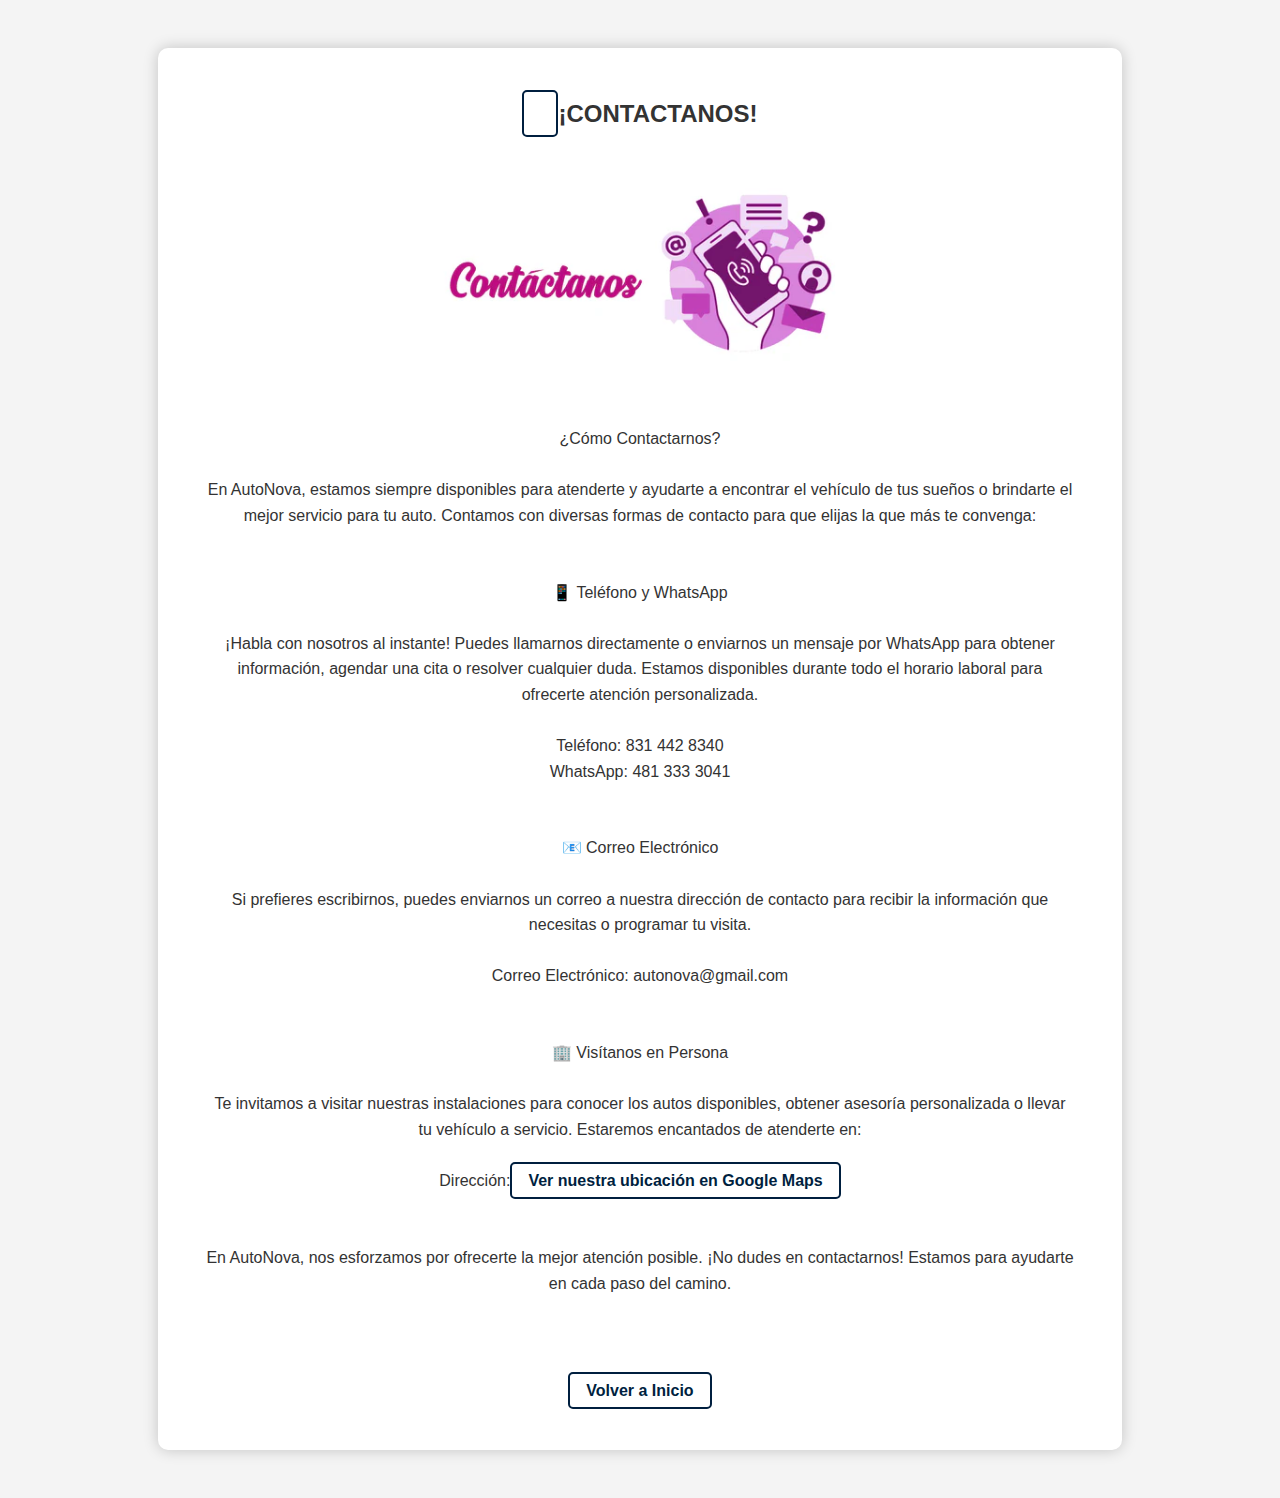
<file: contacto.html>
<!DOCTYPE html>
<html lang="en">
    <head>
    <meta charset="UTF-8">
    <meta http-equiv="X-UA-Compatible" content="IE=edge">
    <meta name="viewport" content="width=device-width, initial-scale=1.0">
    <link rel="icon" href="ImagenCarros/Icon.png">
    <link rel="stylesheet"  type="text/css"  href="estilos3.css">
    <title>Contacto</title>
</head>
<body>
    <div class="Contacto">
            <div class="card">
                <h2><a name="Contacto"></a>¡CONTACTANOS!</h2>
                    <div class="contacto"><br>
                        <img src="ImagenCarros/contactanos.webp" alt="">
                        <p>¿Cómo Contactarnos?<br><br>

                            En AutoNova, estamos siempre disponibles para atenderte y ayudarte a encontrar el vehículo de tus sueños o brindarte el mejor servicio para tu auto. Contamos con diversas formas de contacto para que elijas la que más te convenga:  <br><br><br>
                            
                            📱 Teléfono y WhatsApp  <br><br>
                            ¡Habla con nosotros al instante! Puedes llamarnos directamente o enviarnos un mensaje por WhatsApp para obtener información, agendar una cita o resolver cualquier duda. Estamos disponibles durante todo el horario laboral para ofrecerte atención personalizada.  <br><br>
                            Teléfono: 831 442 8340  <br>
                            WhatsApp: 481 333 3041<br><br><br>
                            
                            📧 Correo Electrónico  <br><br>
                            Si prefieres escribirnos, puedes enviarnos un correo a nuestra dirección de contacto para recibir la información que necesitas o programar tu visita.    <br><br>
                            Correo Electrónico: autonova@gmail.com<br><br><br>
                            
                            🏢 Visítanos en Persona  <br><br>
                            Te invitamos a visitar nuestras instalaciones para conocer los autos disponibles, obtener asesoría personalizada o llevar tu vehículo a servicio. Estaremos encantados de atenderte en:  <br><br>
                            Dirección:<a href="https://www.google.com/maps?q=https://maps.app.goo.gl/rFJ7o2cTiVpbGbvf7" target="_blank">Ver nuestra ubicación en Google Maps</a>
                            <br><br><br>
                            
                            En AutoNova, nos esforzamos por ofrecerte la mejor atención posible. ¡No dudes en contactarnos! Estamos para ayudarte en cada paso del camino.</p>
                        <span></span>
                        <br>
                    </div>
            <br><br>
            <a href="index.html">Volver a Inicio</a><br><br>
        </form>
</body>
</html>
</file>
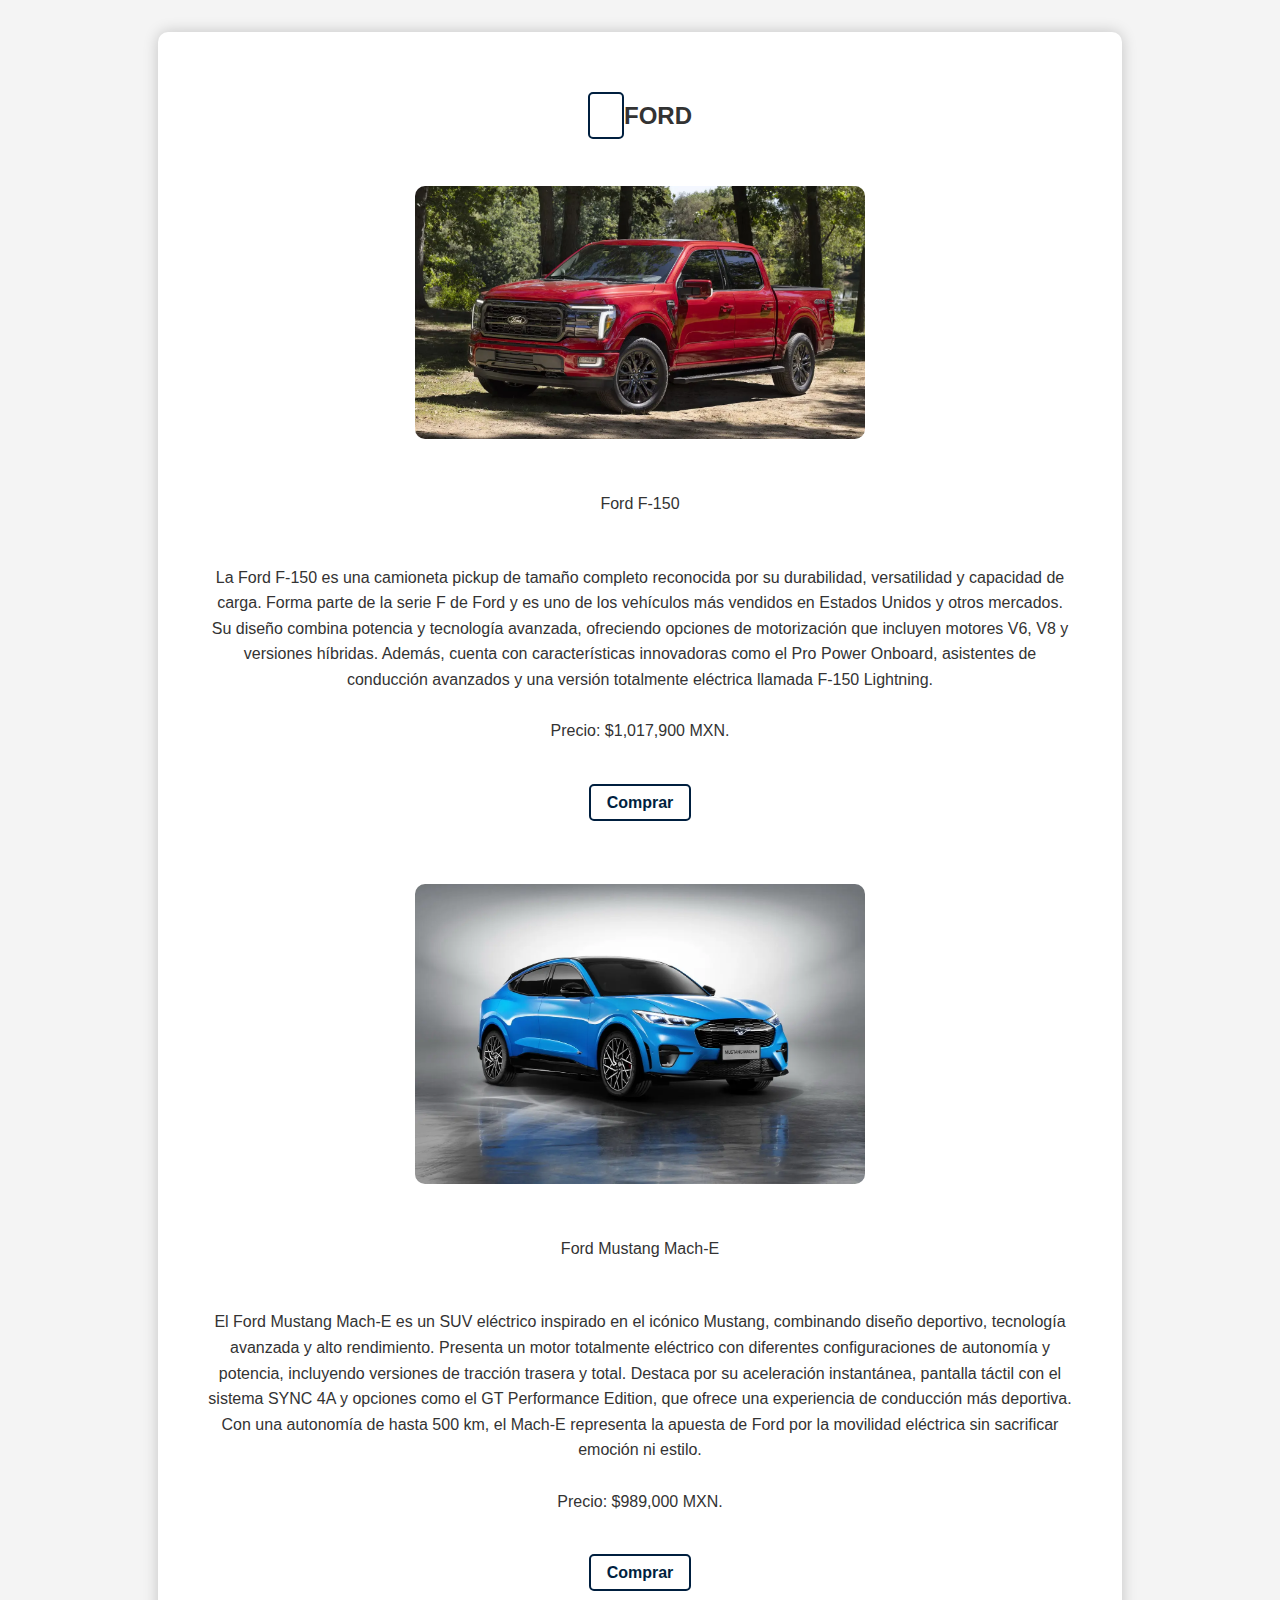
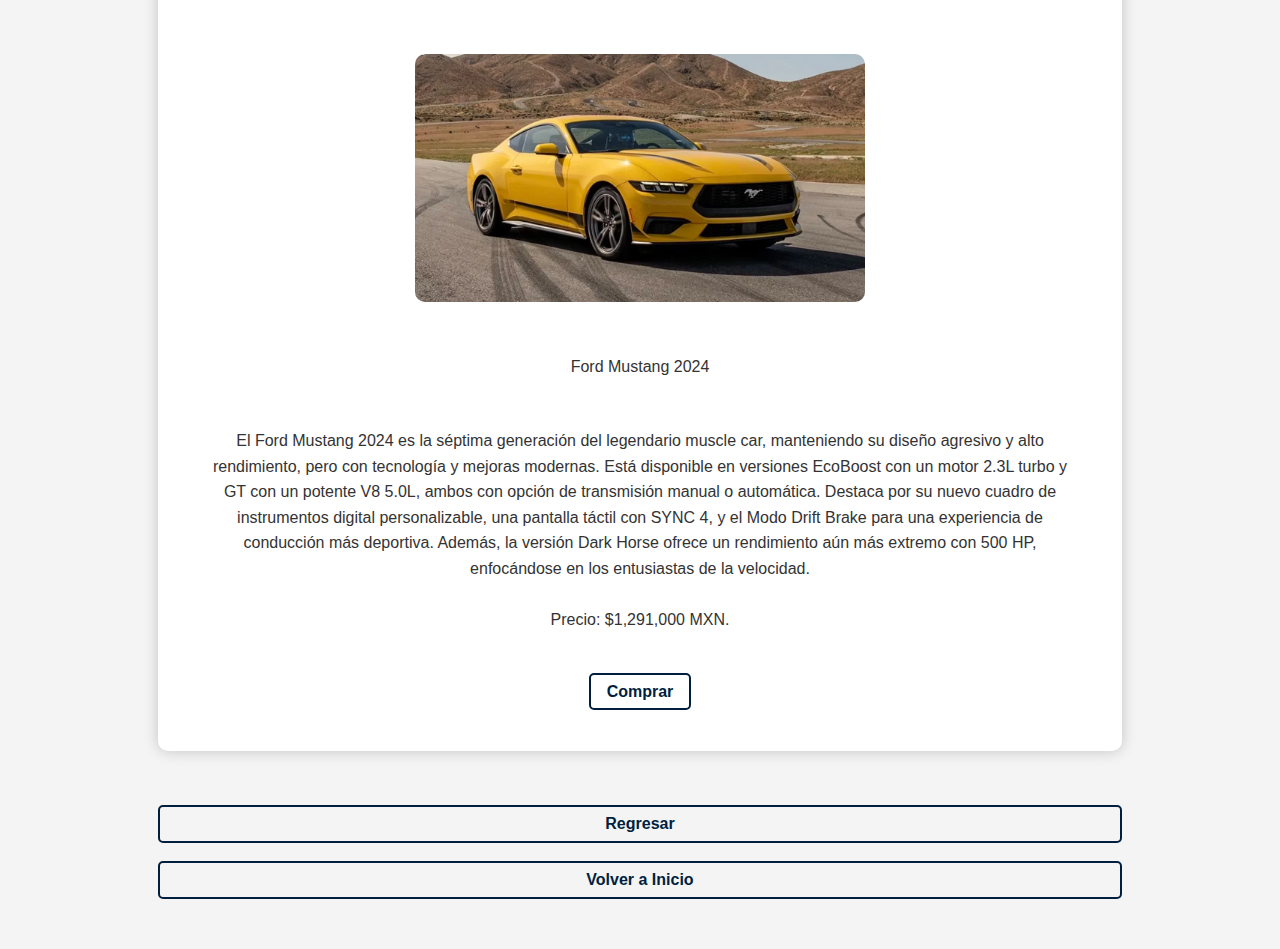
<file: ford.html>
<!DOCTYPE html>
<html lang="en">
    <head>
    <meta charset="UTF-8">
    <meta http-equiv="X-UA-Compatible" content="IE=edge">
    <meta name="viewport" content="width=device-width, initial-scale=1.0">
    <link rel="icon" href="ImagenCarros/Icon.png">
    <link rel="stylesheet"  type="text/css"  href="estilos3.css">
    <title>Marcas</title>
</head>
<body>
    <div class="ford">
            <div class="card"><br>
                <h2><a class="Marcas"></a>FORD</h2>
                    <div class="F-150"><br><br>
                        <img src="ImagenCarros/CarrosFord/f-150.webp" alt="">
                        <p>Ford F-150</p>
                        <p class="Descripcion_imagen">La Ford F-150 es una camioneta pickup de tamaño completo reconocida por su durabilidad, versatilidad y capacidad de carga. Forma parte de la serie F de Ford y es uno de los vehículos más vendidos en Estados Unidos y otros mercados. Su diseño combina potencia y tecnología avanzada, ofreciendo opciones de motorización que incluyen motores V6, V8 y versiones híbridas. Además, cuenta con características innovadoras como el Pro Power Onboard, asistentes de conducción avanzados y una versión totalmente eléctrica llamada F-150 Lightning.<br><br>
                            Precio: $1,017,900 MXN.</p>
                        <span></span>
                        <br>
                        <a href="comprar.html">Comprar</a><br><br><br>
                    </div>
                    <div class="mach-e"><br><br>
                        <img src="ImagenCarros/CarrosFord/mach.webp" alt="">
                        <p>Ford Mustang Mach-E</p>
                        <p class="Descripcion_imagen">El Ford Mustang Mach-E es un SUV eléctrico inspirado en el icónico Mustang, combinando diseño deportivo, tecnología avanzada y alto rendimiento. Presenta un motor totalmente eléctrico con diferentes configuraciones de autonomía y potencia, incluyendo versiones de tracción trasera y total. Destaca por su aceleración instantánea, pantalla táctil con el sistema SYNC 4A y opciones como el GT Performance Edition, que ofrece una experiencia de conducción más deportiva. Con una autonomía de hasta 500 km, el Mach-E representa la apuesta de Ford por la movilidad eléctrica sin sacrificar emoción ni estilo.<br><br>
                            Precio: $989,000 MXN.</p>                        
                        <span></span>
                        <br>
                        <a href="comprar.html">Comprar</a><br><br><br>
                    </div>
                    <div class="m2024"><br><br>
                        <img src="ImagenCarros/CarrosFord/m2024.webp" alt="">
                        <p>Ford Mustang 2024</p>
                        <p class="Descripcion_imagen">El Ford Mustang 2024 es la séptima generación del legendario muscle car, manteniendo su diseño agresivo y alto rendimiento, pero con tecnología y mejoras modernas. Está disponible en versiones EcoBoost con un motor 2.3L turbo y GT con un potente V8 5.0L, ambos con opción de transmisión manual o automática. Destaca por su nuevo cuadro de instrumentos digital personalizable, una pantalla táctil con SYNC 4, y el Modo Drift Brake para una experiencia de conducción más deportiva. Además, la versión Dark Horse ofrece un rendimiento aún más extremo con 500 HP, enfocándose en los entusiastas de la velocidad.<br><br>
                            Precio:  $1,291,000 MXN.</p>                        
                        <span></span>
                        <br>
                        <a href="comprar.html">Comprar</a><br><br>
                    </div>
                </div>
            <br><br><br>
            <a href="marcas.html">Regresar</a><br>
            <a href="index.html">Volver a Inicio</a><br>
        </form>
</body>
</html>
</file>
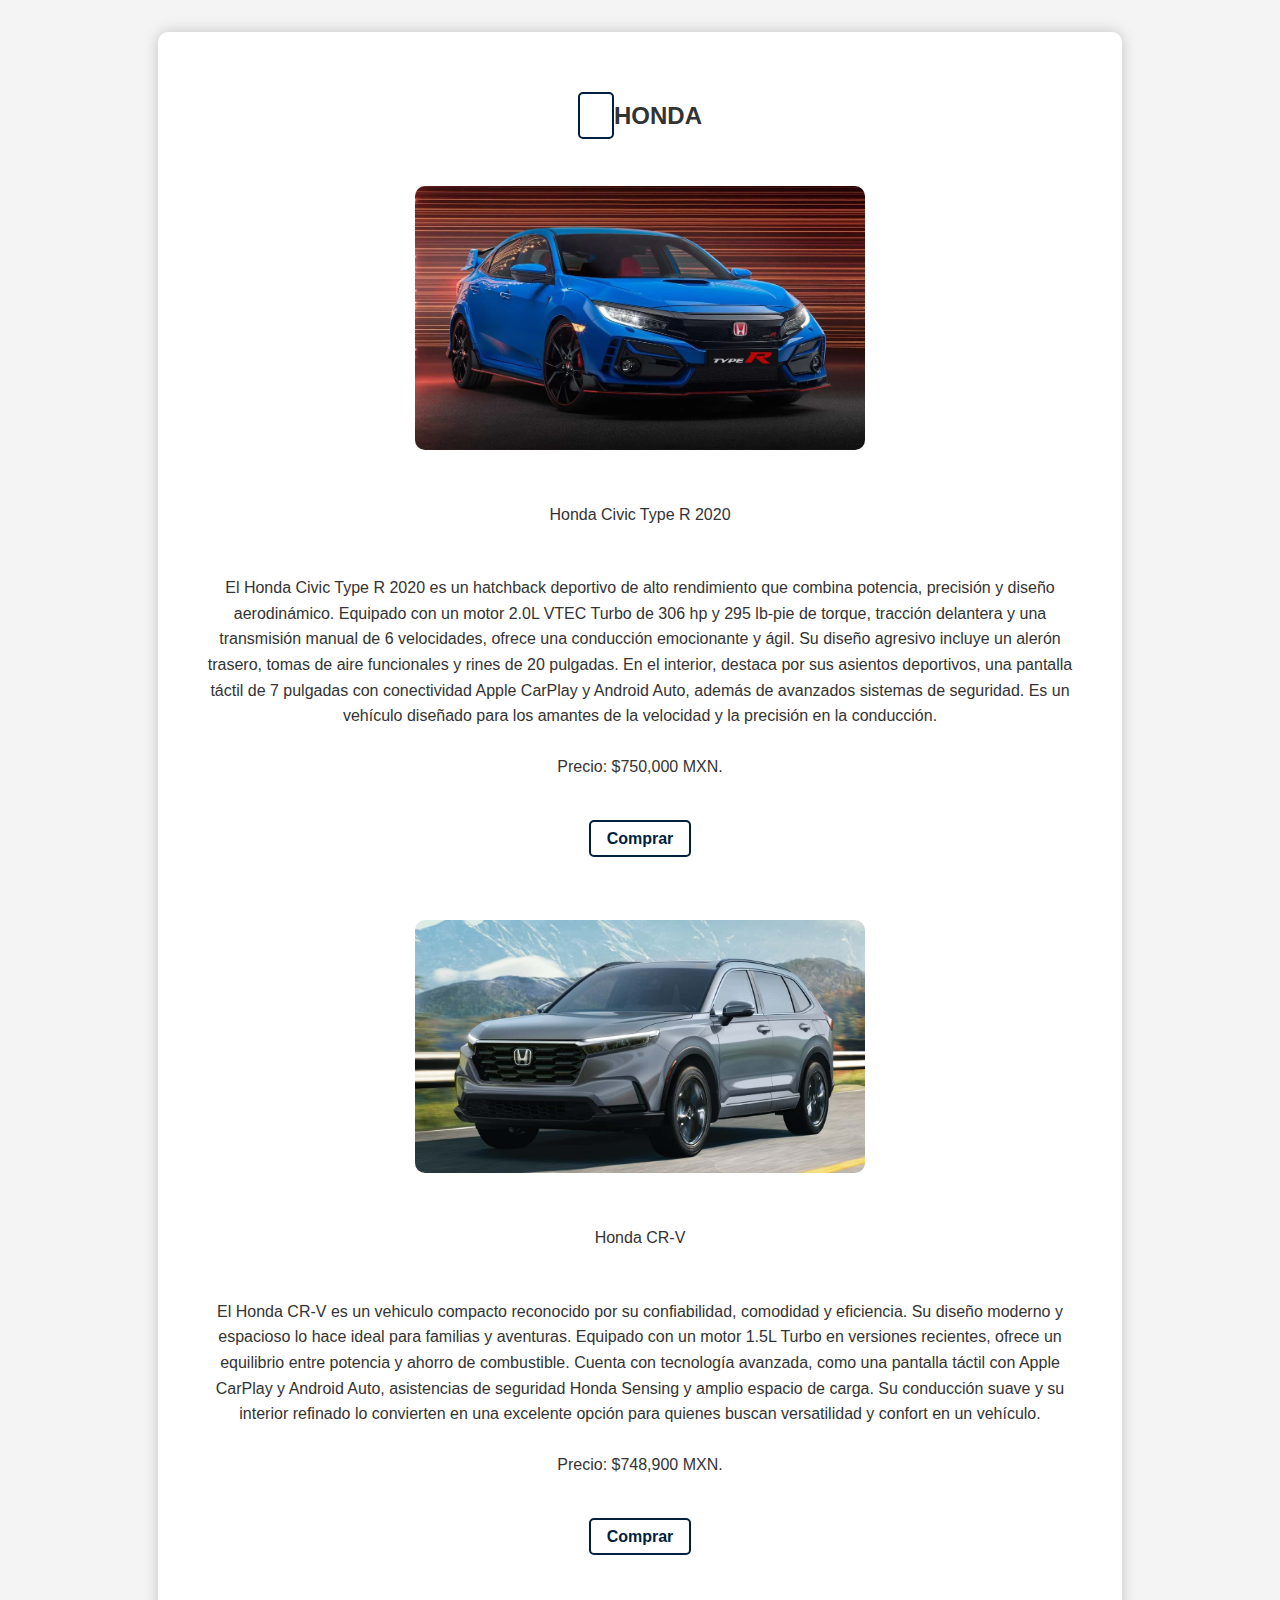
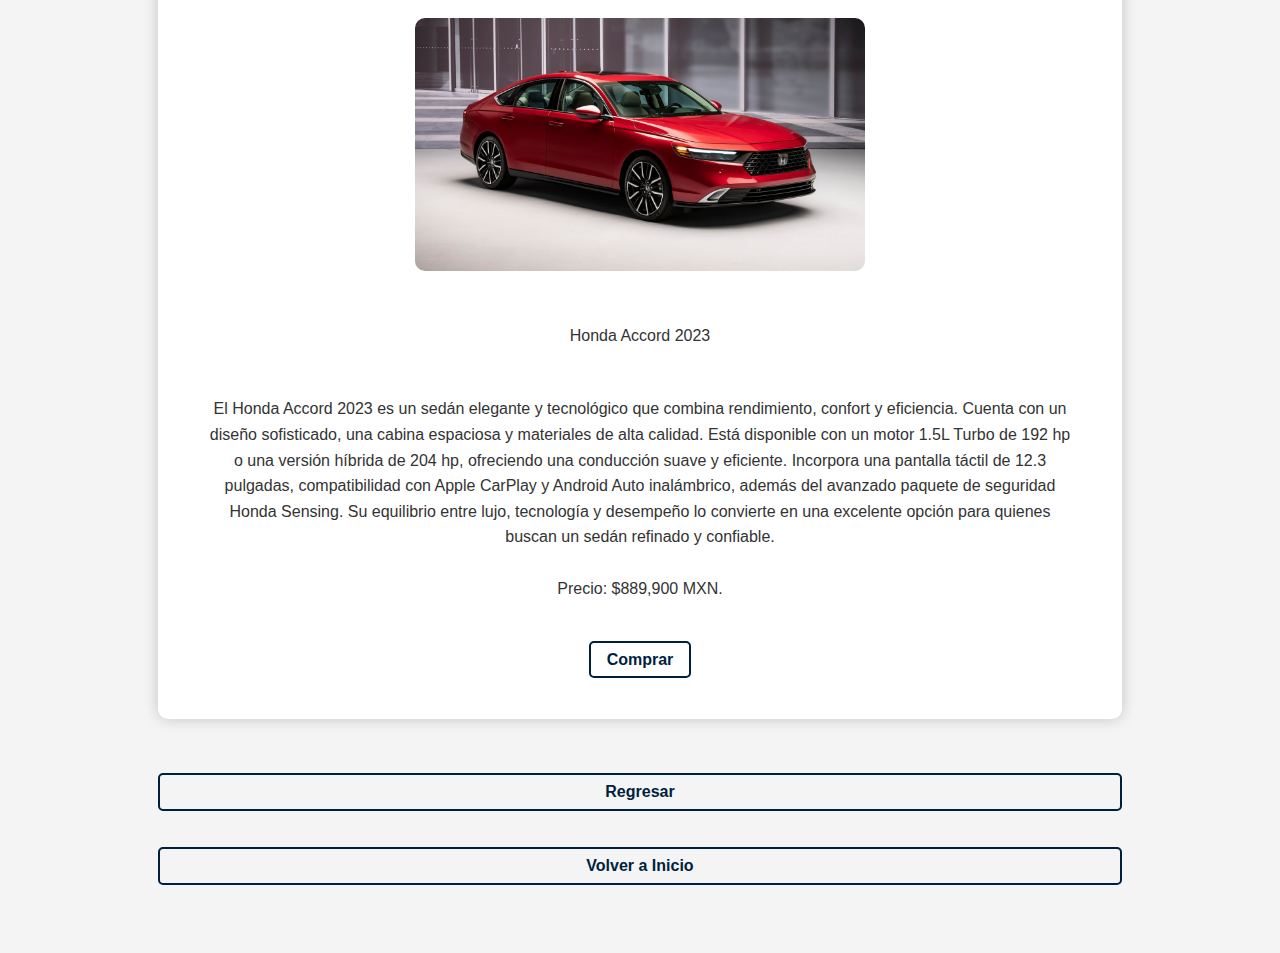
<file: honda.html>
<!DOCTYPE html>
<html lang="en">
    <head>
    <meta charset="UTF-8">
    <meta http-equiv="X-UA-Compatible" content="IE=edge">
    <meta name="viewport" content="width=device-width, initial-scale=1.0">
    <link rel="icon" href="ImagenCarros/Icon.png">
    <link rel="stylesheet"  type="text/css"  href="estilos3.css">
    <title>Marcas</title>
</head>
<body>
    <div class="honda">
            <div class="card"><br>
                <h2><a name="Marcas"></a>HONDA</h2>
                    <div class="civic"><br><br>
                        <img src="ImagenCarros/CarrosHonda/civic.webp" alt="">
                        <p>Honda Civic Type R 2020</p>
                        <p class="Descripcion_imagen">El Honda Civic Type R 2020 es un hatchback deportivo de alto rendimiento que combina potencia, precisión y diseño aerodinámico. Equipado con un motor 2.0L VTEC Turbo de 306 hp y 295 lb-pie de torque, tracción delantera y una transmisión manual de 6 velocidades, ofrece una conducción emocionante y ágil. Su diseño agresivo incluye un alerón trasero, tomas de aire funcionales y rines de 20 pulgadas. En el interior, destaca por sus asientos deportivos, una pantalla táctil de 7 pulgadas con conectividad Apple CarPlay y Android Auto, además de avanzados sistemas de seguridad. Es un vehículo diseñado para los amantes de la velocidad y la precisión en la conducción.<br><br>
                            Precio: $750,000 MXN.</p>
                        <span></span>
                        <br>
                        <a href="comprar.html">Comprar</a><br><br><br>
                    </div>
                    <div class="crv"><br><br>
                        <img src="ImagenCarros/CarrosHonda/crv.jpg" alt="">
                        <p>Honda CR-V</p>
                        <p class="Descripcion_imagen">El Honda CR-V es un vehiculo compacto reconocido por su confiabilidad, comodidad y eficiencia. Su diseño moderno y espacioso lo hace ideal para familias y aventuras. Equipado con un motor 1.5L Turbo en versiones recientes, ofrece un equilibrio entre potencia y ahorro de combustible. Cuenta con tecnología avanzada, como una pantalla táctil con Apple CarPlay y Android Auto, asistencias de seguridad Honda Sensing y amplio espacio de carga. Su conducción suave y su interior refinado lo convierten en una excelente opción para quienes buscan versatilidad y confort en un vehículo.<br><br>
                            Precio: $748,900 MXN.</p>
                        <span></span>
                        <br>
                        <a href="comprar.html">Comprar</a><br><br><br>
                    </div>
                    <div class="accord"><br><br>
                        <img src="ImagenCarros/CarrosHonda/accord.jpeg" alt="">
                        <p>Honda Accord 2023</p>
                        <p class="Descripcion_imagen">El Honda Accord 2023 es un sedán elegante y tecnológico que combina rendimiento, confort y eficiencia. Cuenta con un diseño sofisticado, una cabina espaciosa y materiales de alta calidad. Está disponible con un motor 1.5L Turbo de 192 hp o una versión híbrida de 204 hp, ofreciendo una conducción suave y eficiente. Incorpora una pantalla táctil de 12.3 pulgadas, compatibilidad con Apple CarPlay y Android Auto inalámbrico, además del avanzado paquete de seguridad Honda Sensing. Su equilibrio entre lujo, tecnología y desempeño lo convierte en una excelente opción para quienes buscan un sedán refinado y confiable.<br><br>
                            Precio: $889,900 MXN.</p>
                        <span></span>
                        <br>
                        <a href="comprar.html">Comprar</a><br><br>
                    </div>
                </div>
            <br><br><br>
            <a href="marcas.html">Regresar</a><br><br>
            <a href="index.html">Volver a Inicio</a><br><br>
        </form>
</body>
</html>
</file>
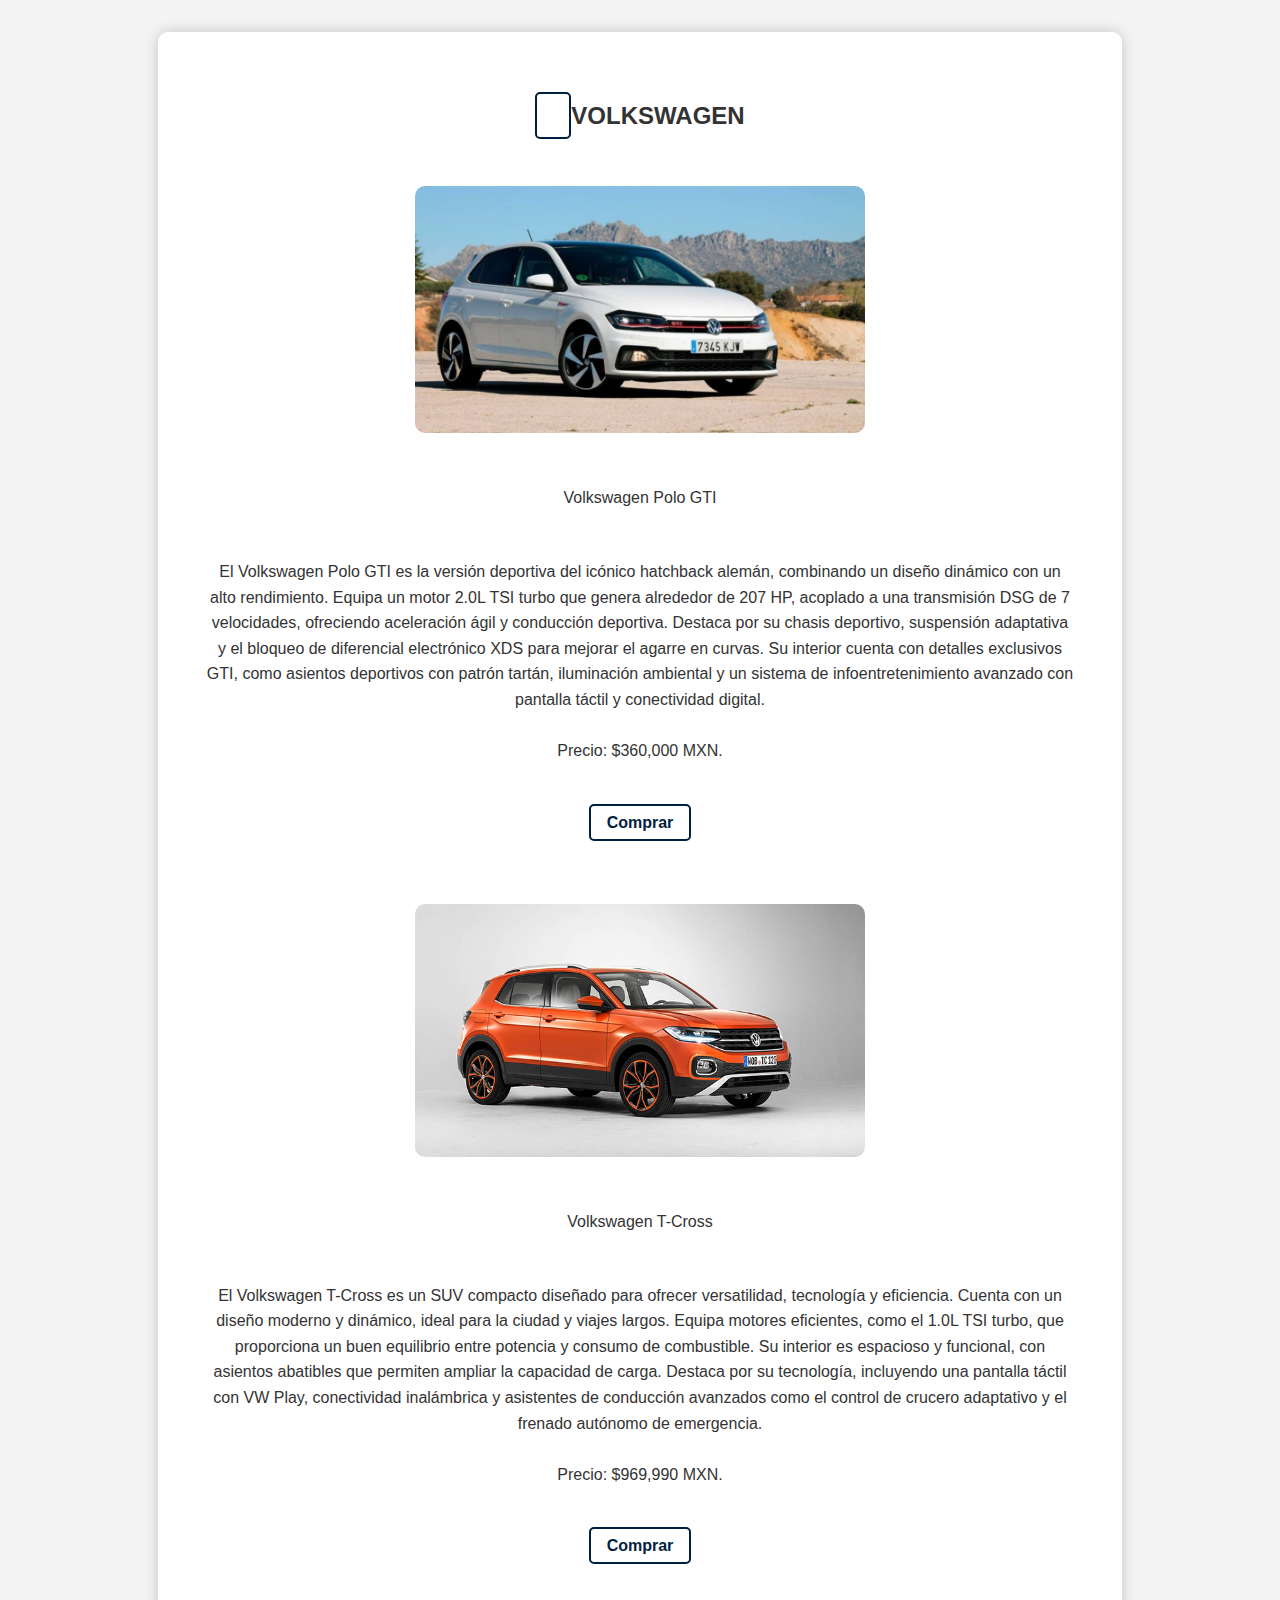
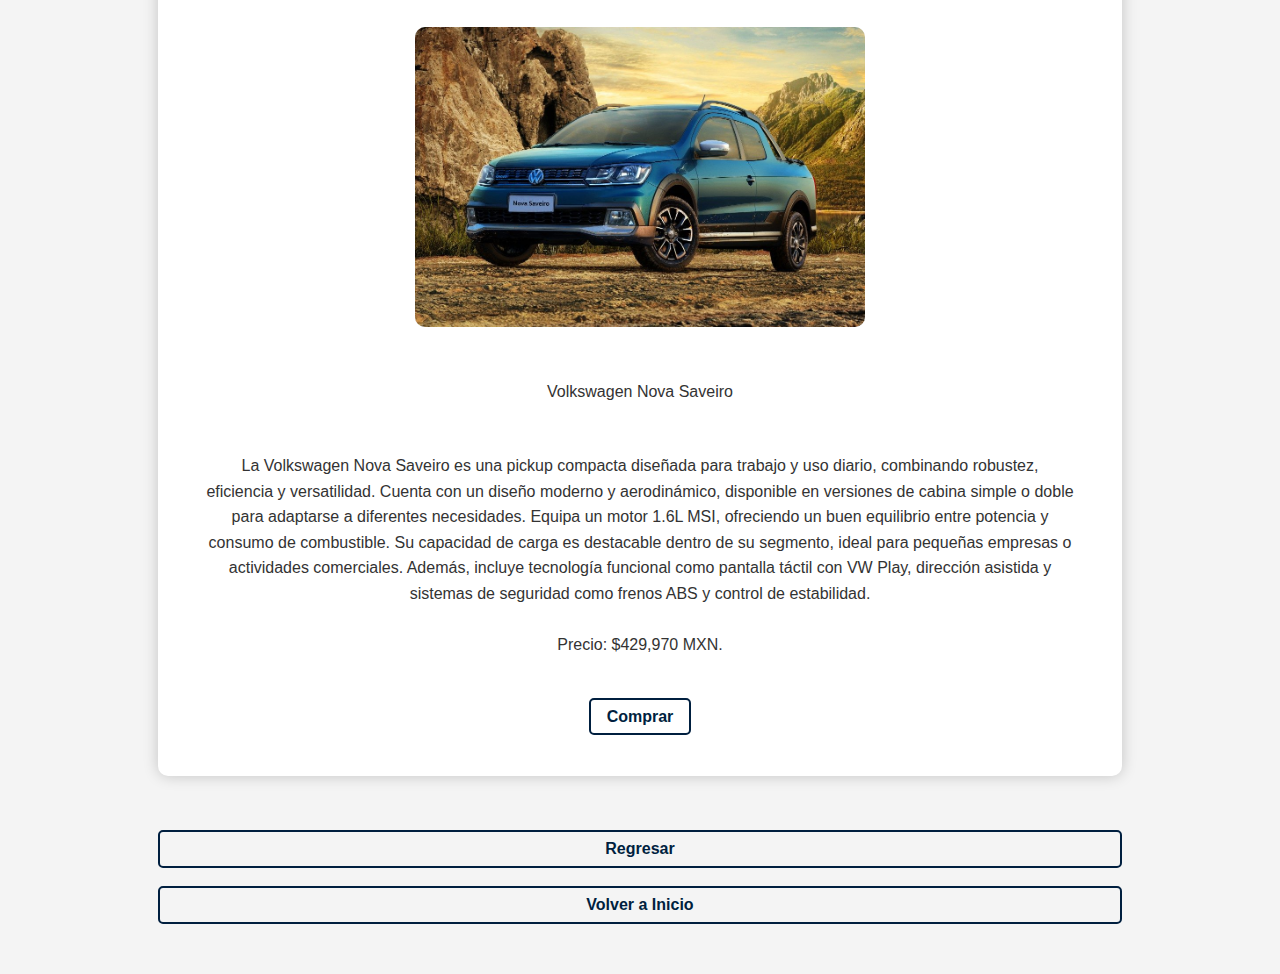
<file: volkswagen.html>
<!DOCTYPE html>
<html lang="en">
    <head>
    <meta charset="UTF-8">
    <meta http-equiv="X-UA-Compatible" content="IE=edge">
    <meta name="viewport" content="width=device-width, initial-scale=1.0">
    <link rel="icon" href="ImagenCarros/Icon.png">
    <link rel="stylesheet"  type="text/css"  href="estilos3.css">
    <title>Marcas</title>
</head>
<body>
    <div class="vw">
            <div class="card"><br>
                <h2><a name="Marcas"></a>VOLKSWAGEN</h2>
                    <div class="polo"><br><br>
                        <img src="ImagenCarros/CarrosVW/polo.jpg" alt="">
                        <p>Volkswagen Polo GTI</p>
                        <p class="Descripcion_imagen">El Volkswagen Polo GTI es la versión deportiva del icónico hatchback alemán, combinando un diseño dinámico con un alto rendimiento. Equipa un motor 2.0L TSI turbo que genera alrededor de 207 HP, acoplado a una transmisión DSG de 7 velocidades, ofreciendo aceleración ágil y conducción deportiva. Destaca por su chasis deportivo, suspensión adaptativa y el bloqueo de diferencial electrónico XDS para mejorar el agarre en curvas. Su interior cuenta con detalles exclusivos GTI, como asientos deportivos con patrón tartán, iluminación ambiental y un sistema de infoentretenimiento avanzado con pantalla táctil y conectividad digital.<br><br>
                            Precio: $360,000 MXN.</p>
                        <span></span>
                        <br>
                        <a href="comprar.html">Comprar</a><br><br><br>
                    </div>
                    <div class="t-cross"><br><br>
                        <img src="ImagenCarros/CarrosVW/t-cross.jpg" alt="">
                        <p>Volkswagen T-Cross</p>
                        <p class="Descripcion_imagen">El Volkswagen T-Cross es un SUV compacto diseñado para ofrecer versatilidad, tecnología y eficiencia. Cuenta con un diseño moderno y dinámico, ideal para la ciudad y viajes largos. Equipa motores eficientes, como el 1.0L TSI turbo, que proporciona un buen equilibrio entre potencia y consumo de combustible. Su interior es espacioso y funcional, con asientos abatibles que permiten ampliar la capacidad de carga. Destaca por su tecnología, incluyendo una pantalla táctil con VW Play, conectividad inalámbrica y asistentes de conducción avanzados como el control de crucero adaptativo y el frenado autónomo de emergencia.<br><br>
                            Precio: $969,990 MXN.</p>                        
                        <span></span>
                        <br>
                        <a href="comprar.html">Comprar</a><br><br><br>
                    </div>
                    <div class="nova"><br><br>
                        <img src="ImagenCarros/CarrosVW/saveiro.jpeg" alt="">
                        <p>Volkswagen Nova Saveiro</p>
                        <p class="Descripcion_imagen">La Volkswagen Nova Saveiro es una pickup compacta diseñada para trabajo y uso diario, combinando robustez, eficiencia y versatilidad. Cuenta con un diseño moderno y aerodinámico, disponible en versiones de cabina simple o doble para adaptarse a diferentes necesidades. Equipa un motor 1.6L MSI, ofreciendo un buen equilibrio entre potencia y consumo de combustible. Su capacidad de carga es destacable dentro de su segmento, ideal para pequeñas empresas o actividades comerciales. Además, incluye tecnología funcional como pantalla táctil con VW Play, dirección asistida y sistemas de seguridad como frenos ABS y control de estabilidad.<br><br>
                            Precio: $429,970 MXN.</p>                        
                        <span></span>
                        <br>
                        <a href="comprar.html">Comprar</a><br><br>
                    </div>
                </div>
            <br><br><br>
            <a href="marcas.html">Regresar</a><br>
            <a href="index.html">Volver a Inicio</a><br>
        </form>
</body>
</html>
</file>
<file: estilos3.css>
/* Estilos para la página de Contacto */

/* Estructura General */
body {
    margin: 0;
    font-family: Arial, sans-serif;
    background-color: #f4f4f4;
    color: #333;
    text-align: center;
}
  
  /* Contenedor Contacto */
.Contacto {
    display: grid;
    justify-content: center;
    align-items: center;
    padding: 2rem;
    text-align: center;
}
.redes {
    display: grid;
    justify-content: center;
    align-items: center;
    padding: 2rem;
    text-align: center;
}
.planes {
  display: grid;
  justify-content: center;
  align-items: center;
  padding: 2rem;
  text-align: center;
}
.servicio {
  display: grid;
  justify-content: center;
  align-items: center;
  padding: 2rem;
  text-align: center;
}
.honda {
  display: grid;
  justify-content: center;
  align-items: center;
  padding: 2rem;
  text-align: center;
}
.ford {
  display: grid;
  justify-content: center;
  align-items: center;
  padding: 2rem;
  text-align: center;
}
.vw {
  display: grid;
  justify-content: center;
  align-items: center;
  padding: 2rem;
  text-align: center;
}

.imgr {
    display: block;
    margin: 0 auto;
}
.imgp {
  display: block;
  margin: 0 auto;
}
.imgs {
  display: block;
  margin: 0 auto;
}
.marcas {
  display: grid;
  gap: 2rem;
  padding: 2rem;
  align-items: center;
  justify-content: center;
  text-align: center;
}
.imgh {
  display: block;
  margin: 0 auto;
}
.imgf {
display: block;
margin: 0 auto;
}
.imgv {
display: block;
margin: 0 auto;
}

.card {
    background-color: white;
    box-shadow: 0 0 15px rgba(0, 0, 0, 0.2);
    border-radius: 10px;
    max-width: 900px;
    padding: 2rem;
    transition: transform 0.3s;
}
  
.card:hover {
    transform: scale(1.03);
  }
  
.card img {
    width: 50%;
    height: auto;
    object-fit: cover;
    background-color: transparent;
    border-radius: 10px;
    margin-bottom: 1rem;
}
  
.card p {
    text-align: center;
    padding: 1rem;
    line-height: 1.6;
}
  
a {
    text-decoration: none;
    color: #001f3f;
    font-weight: bold;
    padding: 0.5rem 1rem;
    border: 2px solid #001f3f;
    border-radius: 5px;
}
  
a:hover {
    background-color: #001f3f;
    color: white;
    text-align: center;
}
  
  /* Responsivo */
@media (min-width: 1024px) {
    .Contacto {
      padding: 3rem;
    }
}
  
@media (min-width: 768px) and (max-width: 1023px) {
    .card {
      padding: 1.5rem;
    }
}
  
@media (max-width: 767px) {
    .card {
      padding: 1rem;
    }
    .card img {
      width: 100%;
    }
}
</file>
